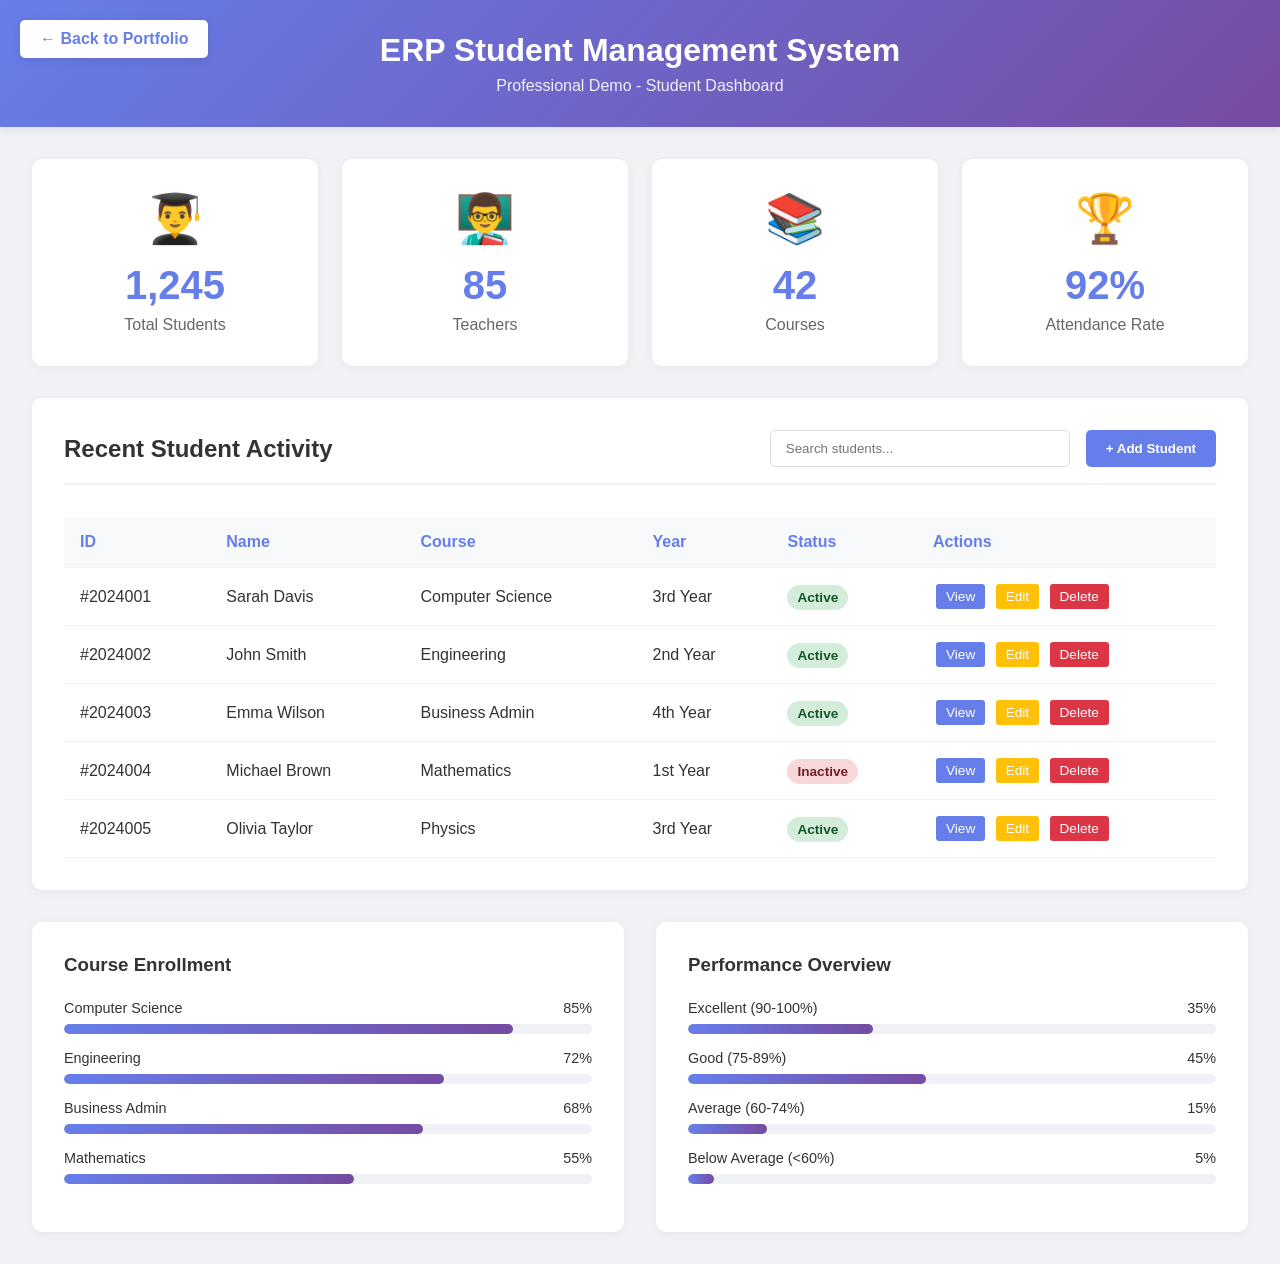
<file: erp-system-demo.html>
<!DOCTYPE html>
<html lang="en">
<head>
    <meta charset="UTF-8">
    <meta name="viewport" content="width=device-width, initial-scale=1.0">
    <title>ERP Student Management System - Demo</title>
    <style>
        * {
            margin: 0;
            padding: 0;
            box-sizing: border-box;
        }

        body {
            font-family: 'Segoe UI', Tahoma, Geneva, Verdana, sans-serif;
            background: #f0f2f5;
            color: #333;
        }

        .demo-header {
            background: linear-gradient(135deg, #667eea 0%, #764ba2 100%);
            color: white;
            padding: 2rem;
            text-align: center;
            box-shadow: 0 2px 10px rgba(0,0,0,0.1);
        }

        .demo-header h1 {
            font-size: 2rem;
            margin-bottom: 0.5rem;
        }

        .demo-header p {
            opacity: 0.9;
        }

        .back-btn {
            position: fixed;
            top: 20px;
            left: 20px;
            background: white;
            color: #667eea;
            padding: 10px 20px;
            border-radius: 5px;
            text-decoration: none;
            font-weight: 600;
            box-shadow: 0 2px 10px rgba(0,0,0,0.1);
            z-index: 1000;
        }

        .back-btn:hover {
            background: #667eea;
            color: white;
        }

        .container {
            max-width: 1400px;
            margin: 2rem auto;
            padding: 0 2rem;
        }

        .dashboard-grid {
            display: grid;
            grid-template-columns: repeat(auto-fit, minmax(250px, 1fr));
            gap: 1.5rem;
            margin-bottom: 2rem;
        }

        .stat-card {
            background: white;
            padding: 2rem;
            border-radius: 10px;
            box-shadow: 0 2px 10px rgba(0,0,0,0.05);
            text-align: center;
            transition: transform 0.3s;
        }

        .stat-card:hover {
            transform: translateY(-5px);
            box-shadow: 0 5px 20px rgba(0,0,0,0.1);
        }

        .stat-icon {
            font-size: 3rem;
            margin-bottom: 1rem;
        }

        .stat-number {
            font-size: 2.5rem;
            font-weight: bold;
            color: #667eea;
            margin-bottom: 0.5rem;
        }

        .stat-label {
            color: #666;
            font-size: 1rem;
        }

        .content-section {
            background: white;
            border-radius: 10px;
            padding: 2rem;
            box-shadow: 0 2px 10px rgba(0,0,0,0.05);
            margin-bottom: 2rem;
        }

        .section-header {
            display: flex;
            justify-content: space-between;
            align-items: center;
            margin-bottom: 2rem;
            padding-bottom: 1rem;
            border-bottom: 2px solid #f0f2f5;
        }

        .section-header h2 {
            color: #333;
            font-size: 1.5rem;
        }

        .search-bar {
            display: flex;
            gap: 1rem;
        }

        .search-bar input {
            padding: 10px 15px;
            border: 1px solid #ddd;
            border-radius: 5px;
            width: 300px;
        }

        .btn {
            padding: 10px 20px;
            border: none;
            border-radius: 5px;
            cursor: pointer;
            font-weight: 600;
            transition: all 0.3s;
        }

        .btn-primary {
            background: #667eea;
            color: white;
        }

        .btn-primary:hover {
            background: #764ba2;
        }

        .students-table {
            width: 100%;
            border-collapse: collapse;
        }

        .students-table thead {
            background: #f8f9fa;
        }

        .students-table th,
        .students-table td {
            padding: 1rem;
            text-align: left;
            border-bottom: 1px solid #f0f2f5;
        }

        .students-table th {
            font-weight: 600;
            color: #667eea;
        }

        .students-table tbody tr:hover {
            background: #f8f9fa;
        }

        .status-badge {
            padding: 5px 10px;
            border-radius: 20px;
            font-size: 0.85rem;
            font-weight: 600;
        }

        .status-active {
            background: #d4edda;
            color: #155724;
        }

        .status-inactive {
            background: #f8d7da;
            color: #721c24;
        }

        .action-btn {
            padding: 5px 10px;
            margin: 0 3px;
            border: none;
            border-radius: 3px;
            cursor: pointer;
            font-size: 0.85rem;
        }

        .btn-view {
            background: #667eea;
            color: white;
        }

        .btn-edit {
            background: #ffc107;
            color: white;
        }

        .btn-delete {
            background: #dc3545;
            color: white;
        }

        .chart-container {
            display: grid;
            grid-template-columns: 1fr 1fr;
            gap: 2rem;
        }

        .chart-box {
            background: white;
            padding: 2rem;
            border-radius: 10px;
            box-shadow: 0 2px 10px rgba(0,0,0,0.05);
        }

        .chart-box h3 {
            margin-bottom: 1.5rem;
            color: #333;
        }

        .progress-bar {
            margin-bottom: 1rem;
        }

        .progress-label {
            display: flex;
            justify-content: space-between;
            margin-bottom: 0.5rem;
            font-size: 0.9rem;
        }

        .progress-track {
            height: 10px;
            background: #f0f2f5;
            border-radius: 5px;
            overflow: hidden;
        }

        .progress-fill {
            height: 100%;
            background: linear-gradient(90deg, #667eea, #764ba2);
            border-radius: 5px;
            transition: width 0.3s;
        }

        @media (max-width: 968px) {
            .chart-container {
                grid-template-columns: 1fr;
            }
            
            .search-bar {
                flex-direction: column;
            }
            
            .search-bar input {
                width: 100%;
            }
        }
    </style>
</head>
<body>
    <a href="index.html" class="back-btn">← Back to Portfolio</a>
    
    <div class="demo-header">
        <h1>ERP Student Management System</h1>
        <p>Professional Demo - Student Dashboard</p>
    </div>

    <div class="container">
        <div class="dashboard-grid">
            <div class="stat-card">
                <div class="stat-icon">👨‍🎓</div>
                <div class="stat-number">1,245</div>
                <div class="stat-label">Total Students</div>
            </div>
            <div class="stat-card">
                <div class="stat-icon">👨‍🏫</div>
                <div class="stat-number">85</div>
                <div class="stat-label">Teachers</div>
            </div>
            <div class="stat-card">
                <div class="stat-icon">📚</div>
                <div class="stat-number">42</div>
                <div class="stat-label">Courses</div>
            </div>
            <div class="stat-card">
                <div class="stat-icon">🏆</div>
                <div class="stat-number">92%</div>
                <div class="stat-label">Attendance Rate</div>
            </div>
        </div>

        <div class="content-section">
            <div class="section-header">
                <h2>Recent Student Activity</h2>
                <div class="search-bar">
                    <input type="text" placeholder="Search students...">
                    <button class="btn btn-primary">+ Add Student</button>
                </div>
            </div>

            <table class="students-table">
                <thead>
                    <tr>
                        <th>ID</th>
                        <th>Name</th>
                        <th>Course</th>
                        <th>Year</th>
                        <th>Status</th>
                        <th>Actions</th>
                    </tr>
                </thead>
                <tbody>
                    <tr>
                        <td>#2024001</td>
                        <td>Sarah Davis</td>
                        <td>Computer Science</td>
                        <td>3rd Year</td>
                        <td><span class="status-badge status-active">Active</span></td>
                        <td>
                            <button class="action-btn btn-view">View</button>
                            <button class="action-btn btn-edit">Edit</button>
                            <button class="action-btn btn-delete">Delete</button>
                        </td>
                    </tr>
                    <tr>
                        <td>#2024002</td>
                        <td>John Smith</td>
                        <td>Engineering</td>
                        <td>2nd Year</td>
                        <td><span class="status-badge status-active">Active</span></td>
                        <td>
                            <button class="action-btn btn-view">View</button>
                            <button class="action-btn btn-edit">Edit</button>
                            <button class="action-btn btn-delete">Delete</button>
                        </td>
                    </tr>
                    <tr>
                        <td>#2024003</td>
                        <td>Emma Wilson</td>
                        <td>Business Admin</td>
                        <td>4th Year</td>
                        <td><span class="status-badge status-active">Active</span></td>
                        <td>
                            <button class="action-btn btn-view">View</button>
                            <button class="action-btn btn-edit">Edit</button>
                            <button class="action-btn btn-delete">Delete</button>
                        </td>
                    </tr>
                    <tr>
                        <td>#2024004</td>
                        <td>Michael Brown</td>
                        <td>Mathematics</td>
                        <td>1st Year</td>
                        <td><span class="status-badge status-inactive">Inactive</span></td>
                        <td>
                            <button class="action-btn btn-view">View</button>
                            <button class="action-btn btn-edit">Edit</button>
                            <button class="action-btn btn-delete">Delete</button>
                        </td>
                    </tr>
                    <tr>
                        <td>#2024005</td>
                        <td>Olivia Taylor</td>
                        <td>Physics</td>
                        <td>3rd Year</td>
                        <td><span class="status-badge status-active">Active</span></td>
                        <td>
                            <button class="action-btn btn-view">View</button>
                            <button class="action-btn btn-edit">Edit</button>
                            <button class="action-btn btn-delete">Delete</button>
                        </td>
                    </tr>
                </tbody>
            </table>
        </div>

        <div class="chart-container">
            <div class="chart-box">
                <h3>Course Enrollment</h3>
                <div class="progress-bar">
                    <div class="progress-label">
                        <span>Computer Science</span>
                        <span>85%</span>
                    </div>
                    <div class="progress-track">
                        <div class="progress-fill" style="width: 85%"></div>
                    </div>
                </div>
                <div class="progress-bar">
                    <div class="progress-label">
                        <span>Engineering</span>
                        <span>72%</span>
                    </div>
                    <div class="progress-track">
                        <div class="progress-fill" style="width: 72%"></div>
                    </div>
                </div>
                <div class="progress-bar">
                    <div class="progress-label">
                        <span>Business Admin</span>
                        <span>68%</span>
                    </div>
                    <div class="progress-track">
                        <div class="progress-fill" style="width: 68%"></div>
                    </div>
                </div>
                <div class="progress-bar">
                    <div class="progress-label">
                        <span>Mathematics</span>
                        <span>55%</span>
                    </div>
                    <div class="progress-track">
                        <div class="progress-fill" style="width: 55%"></div>
                    </div>
                </div>
            </div>

            <div class="chart-box">
                <h3>Performance Overview</h3>
                <div class="progress-bar">
                    <div class="progress-label">
                        <span>Excellent (90-100%)</span>
                        <span>35%</span>
                    </div>
                    <div class="progress-track">
                        <div class="progress-fill" style="width: 35%"></div>
                    </div>
                </div>
                <div class="progress-bar">
                    <div class="progress-label">
                        <span>Good (75-89%)</span>
                        <span>45%</span>
                    </div>
                    <div class="progress-track">
                        <div class="progress-fill" style="width: 45%"></div>
                    </div>
                </div>
                <div class="progress-bar">
                    <div class="progress-label">
                        <span>Average (60-74%)</span>
                        <span>15%</span>
                    </div>
                    <div class="progress-track">
                        <div class="progress-fill" style="width: 15%"></div>
                    </div>
                </div>
                <div class="progress-bar">
                    <div class="progress-label">
                        <span>Below Average (<60%)</span>
                        <span>5%</span>
                    </div>
                    <div class="progress-track">
                        <div class="progress-fill" style="width: 5%"></div>
                    </div>
                </div>
            </div>
        </div>
    </div>
</body>
</html>
</file>
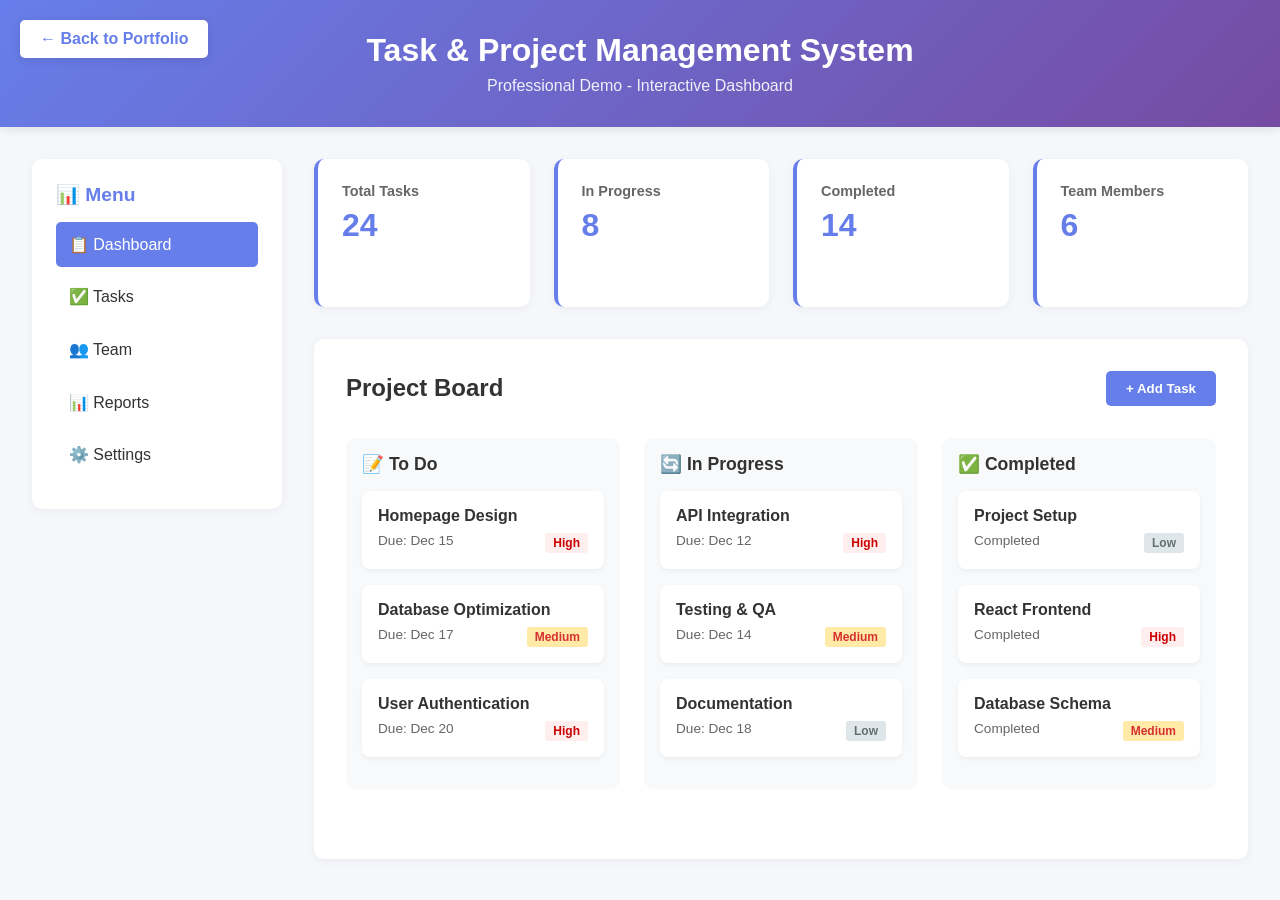
<file: task-management-demo.html>
<!DOCTYPE html>
<html lang="en">
<head>
    <meta charset="UTF-8">
    <meta name="viewport" content="width=device-width, initial-scale=1.0">
    <title>Task & Project Management System - Demo</title>
    <style>
        * {
            margin: 0;
            padding: 0;
            box-sizing: border-box;
        }

        body {
            font-family: 'Segoe UI', Tahoma, Geneva, Verdana, sans-serif;
            background: #f5f7fa;
            color: #333;
        }

        .demo-header {
            background: linear-gradient(135deg, #667eea 0%, #764ba2 100%);
            color: white;
            padding: 2rem;
            text-align: center;
            box-shadow: 0 2px 10px rgba(0,0,0,0.1);
        }

        .demo-header h1 {
            font-size: 2rem;
            margin-bottom: 0.5rem;
        }

        .demo-header p {
            opacity: 0.9;
        }

        .back-btn {
            position: fixed;
            top: 20px;
            left: 20px;
            background: white;
            color: #667eea;
            padding: 10px 20px;
            border-radius: 5px;
            text-decoration: none;
            font-weight: 600;
            box-shadow: 0 2px 10px rgba(0,0,0,0.1);
            z-index: 1000;
        }

        .back-btn:hover {
            background: #667eea;
            color: white;
        }

        .container {
            max-width: 1400px;
            margin: 2rem auto;
            padding: 0 2rem;
        }

        .dashboard {
            display: grid;
            grid-template-columns: 250px 1fr;
            gap: 2rem;
            min-height: calc(100vh - 200px);
        }

        .sidebar {
            background: white;
            border-radius: 10px;
            padding: 1.5rem;
            box-shadow: 0 2px 10px rgba(0,0,0,0.05);
            height: fit-content;
        }

        .sidebar h3 {
            color: #667eea;
            margin-bottom: 1rem;
            font-size: 1.2rem;
        }

        .sidebar ul {
            list-style: none;
        }

        .sidebar li {
            padding: 0.8rem;
            margin-bottom: 0.5rem;
            border-radius: 5px;
            cursor: pointer;
            transition: all 0.3s;
        }

        .sidebar li:hover, .sidebar li.active {
            background: #667eea;
            color: white;
        }

        .main-content {
            display: grid;
            gap: 2rem;
        }

        .stats-grid {
            display: grid;
            grid-template-columns: repeat(auto-fit, minmax(200px, 1fr));
            gap: 1.5rem;
        }

        .stat-card {
            background: white;
            padding: 1.5rem;
            border-radius: 10px;
            box-shadow: 0 2px 10px rgba(0,0,0,0.05);
            border-left: 4px solid #667eea;
        }

        .stat-card h4 {
            color: #666;
            font-size: 0.9rem;
            margin-bottom: 0.5rem;
        }

        .stat-card .number {
            font-size: 2rem;
            font-weight: bold;
            color: #667eea;
        }

        .tasks-section {
            background: white;
            border-radius: 10px;
            padding: 2rem;
            box-shadow: 0 2px 10px rgba(0,0,0,0.05);
        }

        .tasks-header {
            display: flex;
            justify-content: space-between;
            align-items: center;
            margin-bottom: 2rem;
        }

        .tasks-header h2 {
            color: #333;
        }

        .add-task-btn {
            background: #667eea;
            color: white;
            padding: 10px 20px;
            border: none;
            border-radius: 5px;
            cursor: pointer;
            font-weight: 600;
        }

        .add-task-btn:hover {
            background: #764ba2;
        }

        .tasks-board {
            display: grid;
            grid-template-columns: repeat(3, 1fr);
            gap: 1.5rem;
        }

        .task-column {
            background: #f8f9fa;
            border-radius: 10px;
            padding: 1rem;
        }

        .task-column h3 {
            margin-bottom: 1rem;
            color: #333;
            font-size: 1.1rem;
        }

        .task-card {
            background: white;
            padding: 1rem;
            border-radius: 8px;
            margin-bottom: 1rem;
            box-shadow: 0 2px 5px rgba(0,0,0,0.05);
            cursor: pointer;
            transition: transform 0.2s;
        }

        .task-card:hover {
            transform: translateY(-2px);
            box-shadow: 0 4px 10px rgba(0,0,0,0.1);
        }

        .task-title {
            font-weight: 600;
            margin-bottom: 0.5rem;
            color: #333;
        }

        .task-meta {
            display: flex;
            justify-content: space-between;
            font-size: 0.85rem;
            color: #666;
        }

        .priority {
            padding: 3px 8px;
            border-radius: 3px;
            font-size: 0.75rem;
            font-weight: 600;
        }

        .priority.high { background: #fee; color: #c00; }
        .priority.medium { background: #ffeaa7; color: #d63031; }
        .priority.low { background: #dfe6e9; color: #636e72; }

        @media (max-width: 968px) {
            .dashboard {
                grid-template-columns: 1fr;
            }
            
            .tasks-board {
                grid-template-columns: 1fr;
            }
        }
    </style>
</head>
<body>
    <a href="index.html" class="back-btn">← Back to Portfolio</a>
    
    <div class="demo-header">
        <h1>Task & Project Management System</h1>
        <p>Professional Demo - Interactive Dashboard</p>
    </div>

    <div class="container">
        <div class="dashboard">
            <aside class="sidebar">
                <h3>📊 Menu</h3>
                <ul>
                    <li class="active">📋 Dashboard</li>
                    <li>✅ Tasks</li>
                    <li>👥 Team</li>
                    <li>📊 Reports</li>
                    <li>⚙️ Settings</li>
                </ul>
            </aside>

            <main class="main-content">
                <div class="stats-grid">
                    <div class="stat-card">
                        <h4>Total Tasks</h4>
                        <div class="number">24</div>
                    </div>
                    <div class="stat-card">
                        <h4>In Progress</h4>
                        <div class="number">8</div>
                    </div>
                    <div class="stat-card">
                        <h4>Completed</h4>
                        <div class="number">14</div>
                    </div>
                    <div class="stat-card">
                        <h4>Team Members</h4>
                        <div class="number">6</div>
                    </div>
                </div>

                <div class="tasks-section">
                    <div class="tasks-header">
                        <h2>Project Board</h2>
                        <button class="add-task-btn">+ Add Task</button>
                    </div>

                    <div class="tasks-board">
                        <div class="task-column">
                            <h3>📝 To Do</h3>
                            <div class="task-card">
                                <div class="task-title">Homepage Design</div>
                                <div class="task-meta">
                                    <span>Due: Dec 15</span>
                                    <span class="priority high">High</span>
                                </div>
                            </div>
                            <div class="task-card">
                                <div class="task-title">Database Optimization</div>
                                <div class="task-meta">
                                    <span>Due: Dec 17</span>
                                    <span class="priority medium">Medium</span>
                                </div>
                            </div>
                            <div class="task-card">
                                <div class="task-title">User Authentication</div>
                                <div class="task-meta">
                                    <span>Due: Dec 20</span>
                                    <span class="priority high">High</span>
                                </div>
                            </div>
                        </div>

                        <div class="task-column">
                            <h3>🔄 In Progress</h3>
                            <div class="task-card">
                                <div class="task-title">API Integration</div>
                                <div class="task-meta">
                                    <span>Due: Dec 12</span>
                                    <span class="priority high">High</span>
                                </div>
                            </div>
                            <div class="task-card">
                                <div class="task-title">Testing & QA</div>
                                <div class="task-meta">
                                    <span>Due: Dec 14</span>
                                    <span class="priority medium">Medium</span>
                                </div>
                            </div>
                            <div class="task-card">
                                <div class="task-title">Documentation</div>
                                <div class="task-meta">
                                    <span>Due: Dec 18</span>
                                    <span class="priority low">Low</span>
                                </div>
                            </div>
                        </div>

                        <div class="task-column">
                            <h3>✅ Completed</h3>
                            <div class="task-card">
                                <div class="task-title">Project Setup</div>
                                <div class="task-meta">
                                    <span>Completed</span>
                                    <span class="priority low">Low</span>
                                </div>
                            </div>
                            <div class="task-card">
                                <div class="task-title">React Frontend</div>
                                <div class="task-meta">
                                    <span>Completed</span>
                                    <span class="priority high">High</span>
                                </div>
                            </div>
                            <div class="task-card">
                                <div class="task-title">Database Schema</div>
                                <div class="task-meta">
                                    <span>Completed</span>
                                    <span class="priority medium">Medium</span>
                                </div>
                            </div>
                        </div>
                    </div>
                </div>
            </main>
        </div>
    </div>
</body>
</html>
</file>
